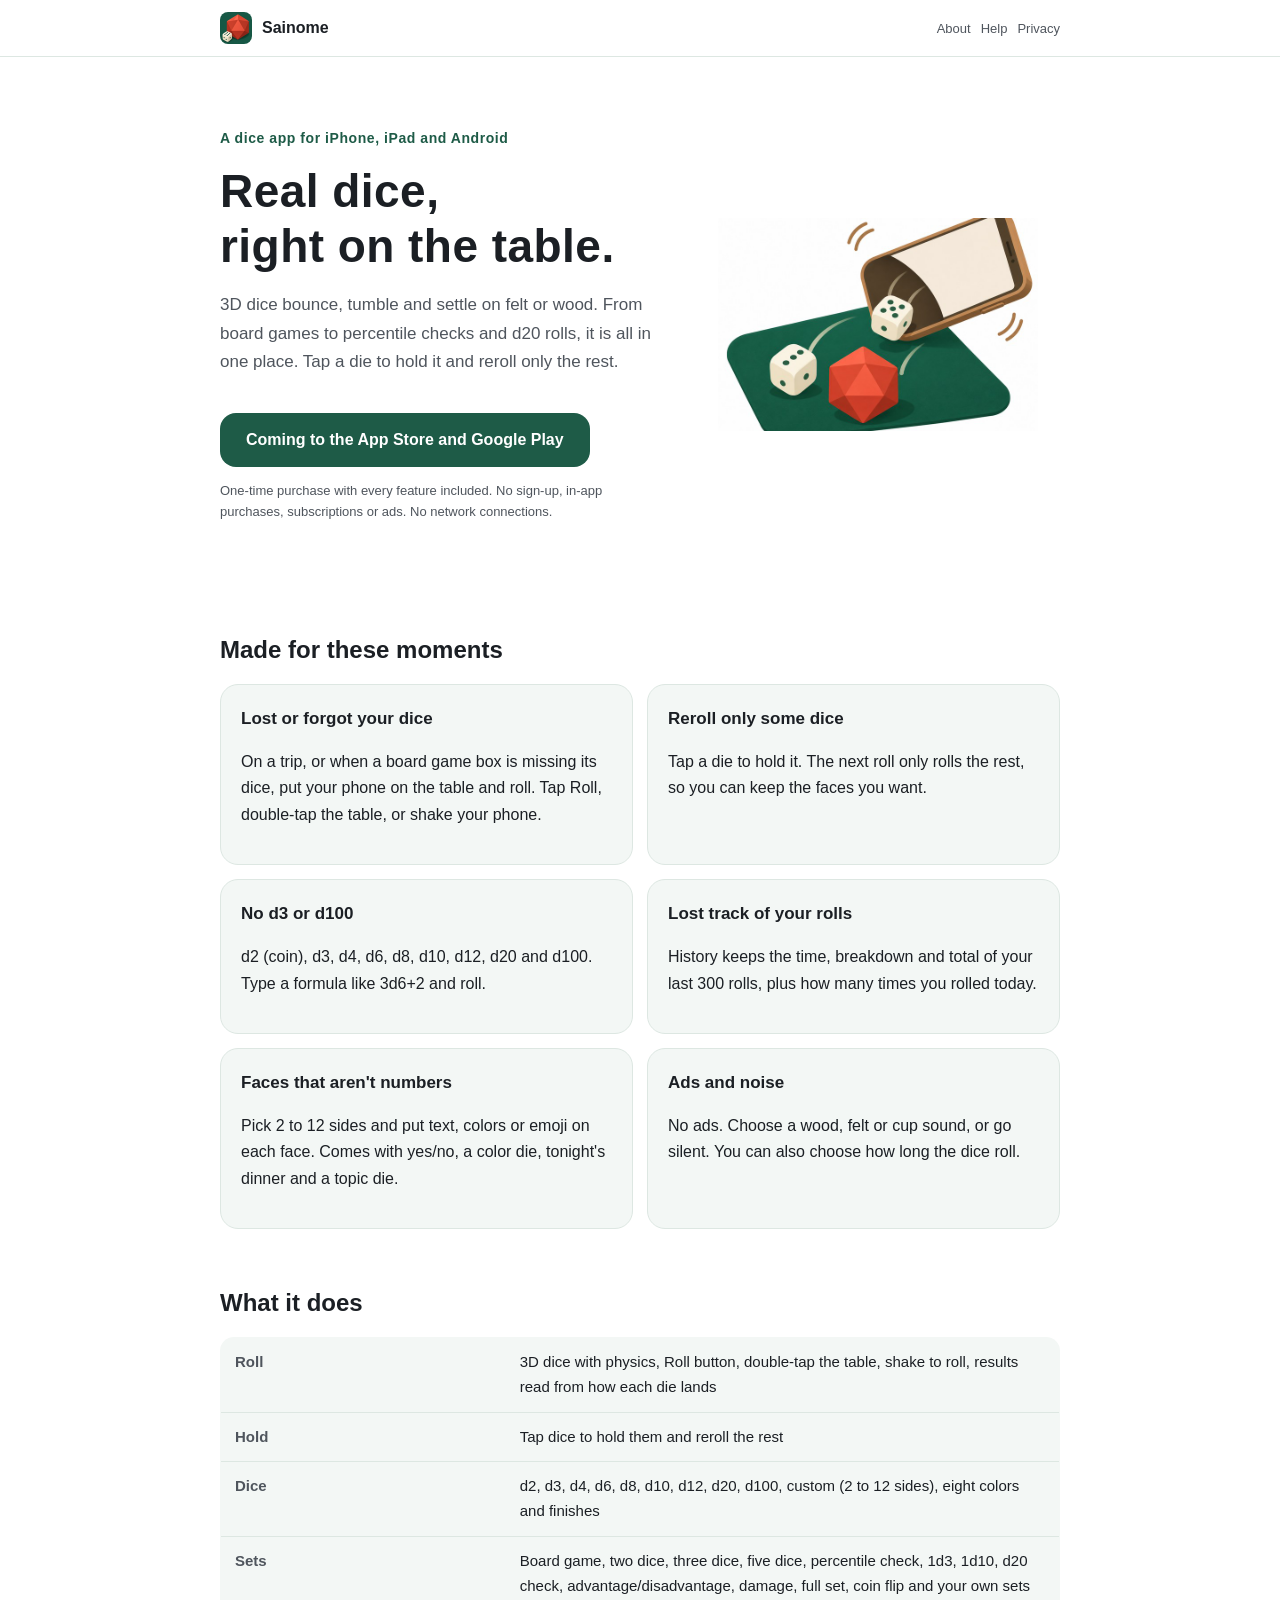
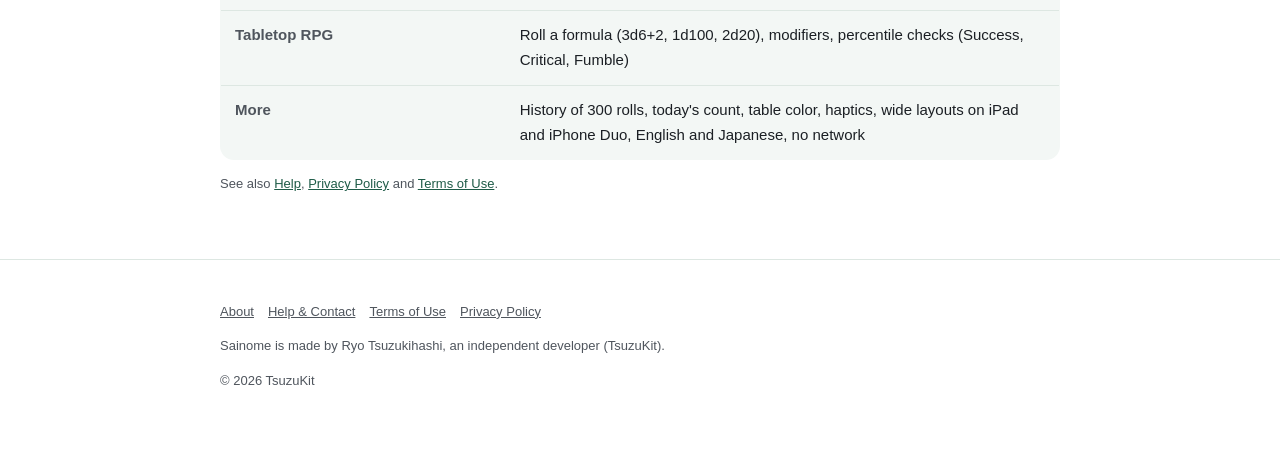
<file: index.html>
<!DOCTYPE html>
<html lang="ja" data-title-ja="さいのめ｜3Dで転がるサイコロ・TRPGダイス・多面ダイス" data-title-en="Sainome | 3D dice roller for board games and tabletop RPG">
<head>
<meta charset="UTF-8">
<meta name="viewport" content="width=device-width, initial-scale=1">
<script>(function(){var l=navigator.languages&&navigator.languages.length?navigator.languages:[navigator.language||"ja"],p="en";for(var i=0;i<l.length;i++){var c=String(l[i]).toLowerCase();if(c.indexOf("ja")===0){p="ja";break}if(c.indexOf("en")===0){p="en";break}}var d=document.documentElement;d.lang=p;var t=d.getAttribute("data-title-"+p);if(t){document.title=t}})();</script>
<title>さいのめ｜3Dで転がるサイコロ・TRPGダイス・多面ダイス</title>
<meta name="description" content="机の上で本物のように転がる3Dのサイコロ。押して止めて残りだけ振り直し。D2〜D100・式で振る（3d6+2）・クトゥルフの判定・自作のサイコロ・履歴。買い切り・登録なし・広告なし。 / Real 3D dice that tumble across the table. Hold and reroll, d2 to d100, roll formulas like 3d6+2, percentile checks, custom dice and history. One-time purchase, no sign-up, no ads.">
<meta property="og:title" content="さいのめ｜3Dで転がるサイコロ・TRPGダイス・多面ダイス">
<meta property="og:description" content="机の上で本物のように転がる3Dのサイコロ。押して止めて残りだけ振り直し。D2〜D100・式で振る（3d6+2）・クトゥルフの判定・自作のサイコロ・履歴。買い切り・登録なし・広告なし。">
<meta property="og:type" content="website">
<meta property="og:url" content="https://sainome.tsuzukit.com/">
<meta property="og:image" content="https://sainome.tsuzukit.com/assets/og.jpg">
<link rel="icon" href="assets/icon.png">
<link rel="apple-touch-icon" href="assets/icon.png">
<link rel="stylesheet" href="style.css">
</head>
<body>
<div data-l="ja" lang="ja">
<header class="site"><div class="wrap">
<a class="brand" href="./"><img src="assets/icon.png" alt="" width="32" height="32">さいのめ</a>
<nav class="site"><a href="./">紹介</a><a href="support.html">使い方</a><a href="privacy.html">プライバシー</a></nav>
</div></header>
<main class="wrap">
<section class="hero">
<div>
<p class="eyebrow">iPhone・iPad・Android のサイコロアプリ</p>
<h1>机の上で、<br>本物のように転がる。</h1>
<p class="lead">フェルトや木の机の上で、3Dのサイコロが跳ねて、転がって、止まります。すごろくやボードゲームから、TRPG の判定まで。止めたい目は押して鍵をかけ、残りだけ振り直せます。</p>
<a class="cta" href="#store" id="store">App Store・Google Play で配信予定</a>
<p class="note">買い切りで全部の機能が使えます。登録・アプリ内課金・サブスクリプション・広告はありません。通信もしません。</p>
</div>
<img src="assets/hero.jpg" alt="横にかたむけたスマホから、緑の机の上へころがり出る白いサイコロと赤い20面のサイコロのイラスト" width="360">
</section>

<h2>こんな困りごとのために</h2>
<div class="grid two">
<div class="card"><h3>サイコロをなくした・忘れた</h3><p>旅行先のすごろくでも、箱に入っていなかったボードゲームでも、スマホを机に置いて振るだけ。［振る］を押すか、机を2回たたくか、スマホを振ります。</p></div>
<div class="card"><h3>何個かだけ振り直したい</h3><p>サイコロを押すと鍵がかかり、次は残りだけ振れます。そろえたい目を止めておけます。</p></div>
<div class="card"><h3>1d3 や 1d100 がない</h3><p>2面（コイン）・3面・4面・6面・8面・10面・12面・20面・100面。「3d6+2」のような式も打つだけで振れます。</p></div>
<div class="card"><h3>何回振ったか分からない</h3><p>履歴に、時刻・内訳・合計を300回ぶん残します。今日何回振ったかも出ます。</p></div>
<div class="card"><h3>数字ではない目がほしい</h3><p>面の数（2〜12）を決めて、文字・色・絵文字を入れた自分のサイコロを作れます。はい／いいえ・色のサイコロ・今日のごはん・話題のサイコロの例も入っています。</p></div>
<div class="card"><h3>広告でしらける・音がうるさい</h3><p>広告はありません。音は木の机・フェルト・カップから選べて、音なしにもできます。転がる長さも選べます。</p></div>
</div>

<h2>できること</h2>
<table>
<tr><th>振る</th><td>物理で転がる3Dのサイコロ・［振る］・机を2回たたく・スマホを振る・止まった向きから目を読む</td></tr>
<tr><th>鍵</th><td>押したサイコロを止めて、残りだけ振り直す</td></tr>
<tr><th>種類</th><td>d2・d3・d4・d6・d8・d10・d12・d20・d100・自作（2〜12面）・8つの色と肌</td></tr>
<tr><th>セット</th><td>すごろく・2つ振り・3つ振り・5つ振り・1d100 判定・1d3・1d10・1d20 判定・有利／不利・ダメージ・全部の種類・コイン・自分のセット</td></tr>
<tr><th>TRPG</th><td>式で振る（3d6+2・1d100・2d20）・足す数・1d100 判定（成功／クリティカル／ファンブル）</td></tr>
<tr><th>そのほか</th><td>履歴300回・今日の回数・机の色・振動・iPad と iPhone Duo の広い画面・日本語と英語・通信しない</td></tr>
</table>
<p class="note"><a href="support.html">使い方</a>・<a href="privacy.html">プライバシーポリシー</a>・<a href="terms.html">利用規約</a>もご覧ください。</p>
</main>
<footer class="site"><div class="wrap">
<p><a href="./">紹介</a><a href="support.html">使い方とお問い合わせ</a><a href="terms.html">利用規約</a><a href="privacy.html">プライバシーポリシー</a></p>
<p>さいのめは、個人開発者の續橋涼（TsuzuKit）が作っているアプリです。</p>
<p>© 2026 TsuzuKit</p>
</div></footer>
</div>
<div data-l="en" lang="en">
<header class="site"><div class="wrap">
<a class="brand" href="./"><img src="assets/icon.png" alt="" width="32" height="32">Sainome</a>
<nav class="site"><a href="./">About</a><a href="support.html">Help</a><a href="privacy.html">Privacy</a></nav>
</div></header>
<main class="wrap">
<section class="hero">
<div>
<p class="eyebrow">A dice app for iPhone, iPad and Android</p>
<h1>Real dice,<br>right on the table.</h1>
<p class="lead">3D dice bounce, tumble and settle on felt or wood. From board games to percentile checks and d20 rolls, it is all in one place. Tap a die to hold it and reroll only the rest.</p>
<a class="cta" href="#store" id="store">Coming to the App Store and Google Play</a>
<p class="note">One-time purchase with every feature included. No sign-up, in-app purchases, subscriptions or ads. No network connections.</p>
</div>
<img src="assets/hero.jpg" alt="Illustration of white dice and a red twenty-sided die tumbling out of a tilted phone onto a green table" width="360">
</section>

<h2>Made for these moments</h2>
<div class="grid two">
<div class="card"><h3>Lost or forgot your dice</h3><p>On a trip, or when a board game box is missing its dice, put your phone on the table and roll. Tap Roll, double-tap the table, or shake your phone.</p></div>
<div class="card"><h3>Reroll only some dice</h3><p>Tap a die to hold it. The next roll only rolls the rest, so you can keep the faces you want.</p></div>
<div class="card"><h3>No d3 or d100</h3><p>d2 (coin), d3, d4, d6, d8, d10, d12, d20 and d100. Type a formula like 3d6+2 and roll.</p></div>
<div class="card"><h3>Lost track of your rolls</h3><p>History keeps the time, breakdown and total of your last 300 rolls, plus how many times you rolled today.</p></div>
<div class="card"><h3>Faces that aren't numbers</h3><p>Pick 2 to 12 sides and put text, colors or emoji on each face. Comes with yes/no, a color die, tonight's dinner and a topic die.</p></div>
<div class="card"><h3>Ads and noise</h3><p>No ads. Choose a wood, felt or cup sound, or go silent. You can also choose how long the dice roll.</p></div>
</div>

<h2>What it does</h2>
<table>
<tr><th>Roll</th><td>3D dice with physics, Roll button, double-tap the table, shake to roll, results read from how each die lands</td></tr>
<tr><th>Hold</th><td>Tap dice to hold them and reroll the rest</td></tr>
<tr><th>Dice</th><td>d2, d3, d4, d6, d8, d10, d12, d20, d100, custom (2 to 12 sides), eight colors and finishes</td></tr>
<tr><th>Sets</th><td>Board game, two dice, three dice, five dice, percentile check, 1d3, 1d10, d20 check, advantage/disadvantage, damage, full set, coin flip and your own sets</td></tr>
<tr><th>Tabletop RPG</th><td>Roll a formula (3d6+2, 1d100, 2d20), modifiers, percentile checks (Success, Critical, Fumble)</td></tr>
<tr><th>More</th><td>History of 300 rolls, today's count, table color, haptics, wide layouts on iPad and iPhone Duo, English and Japanese, no network</td></tr>
</table>
<p class="note">See also <a href="support.html">Help</a>, <a href="privacy.html">Privacy Policy</a> and <a href="terms.html">Terms of Use</a>.</p>
</main>
<footer class="site"><div class="wrap">
<p><a href="./">About</a><a href="support.html">Help & Contact</a><a href="terms.html">Terms of Use</a><a href="privacy.html">Privacy Policy</a></p>
<p>Sainome is made by Ryo Tsuzukihashi, an independent developer (TsuzuKit).</p>
<p>© 2026 TsuzuKit</p>
</div></footer>
</div>
</body>
</html>
</file>
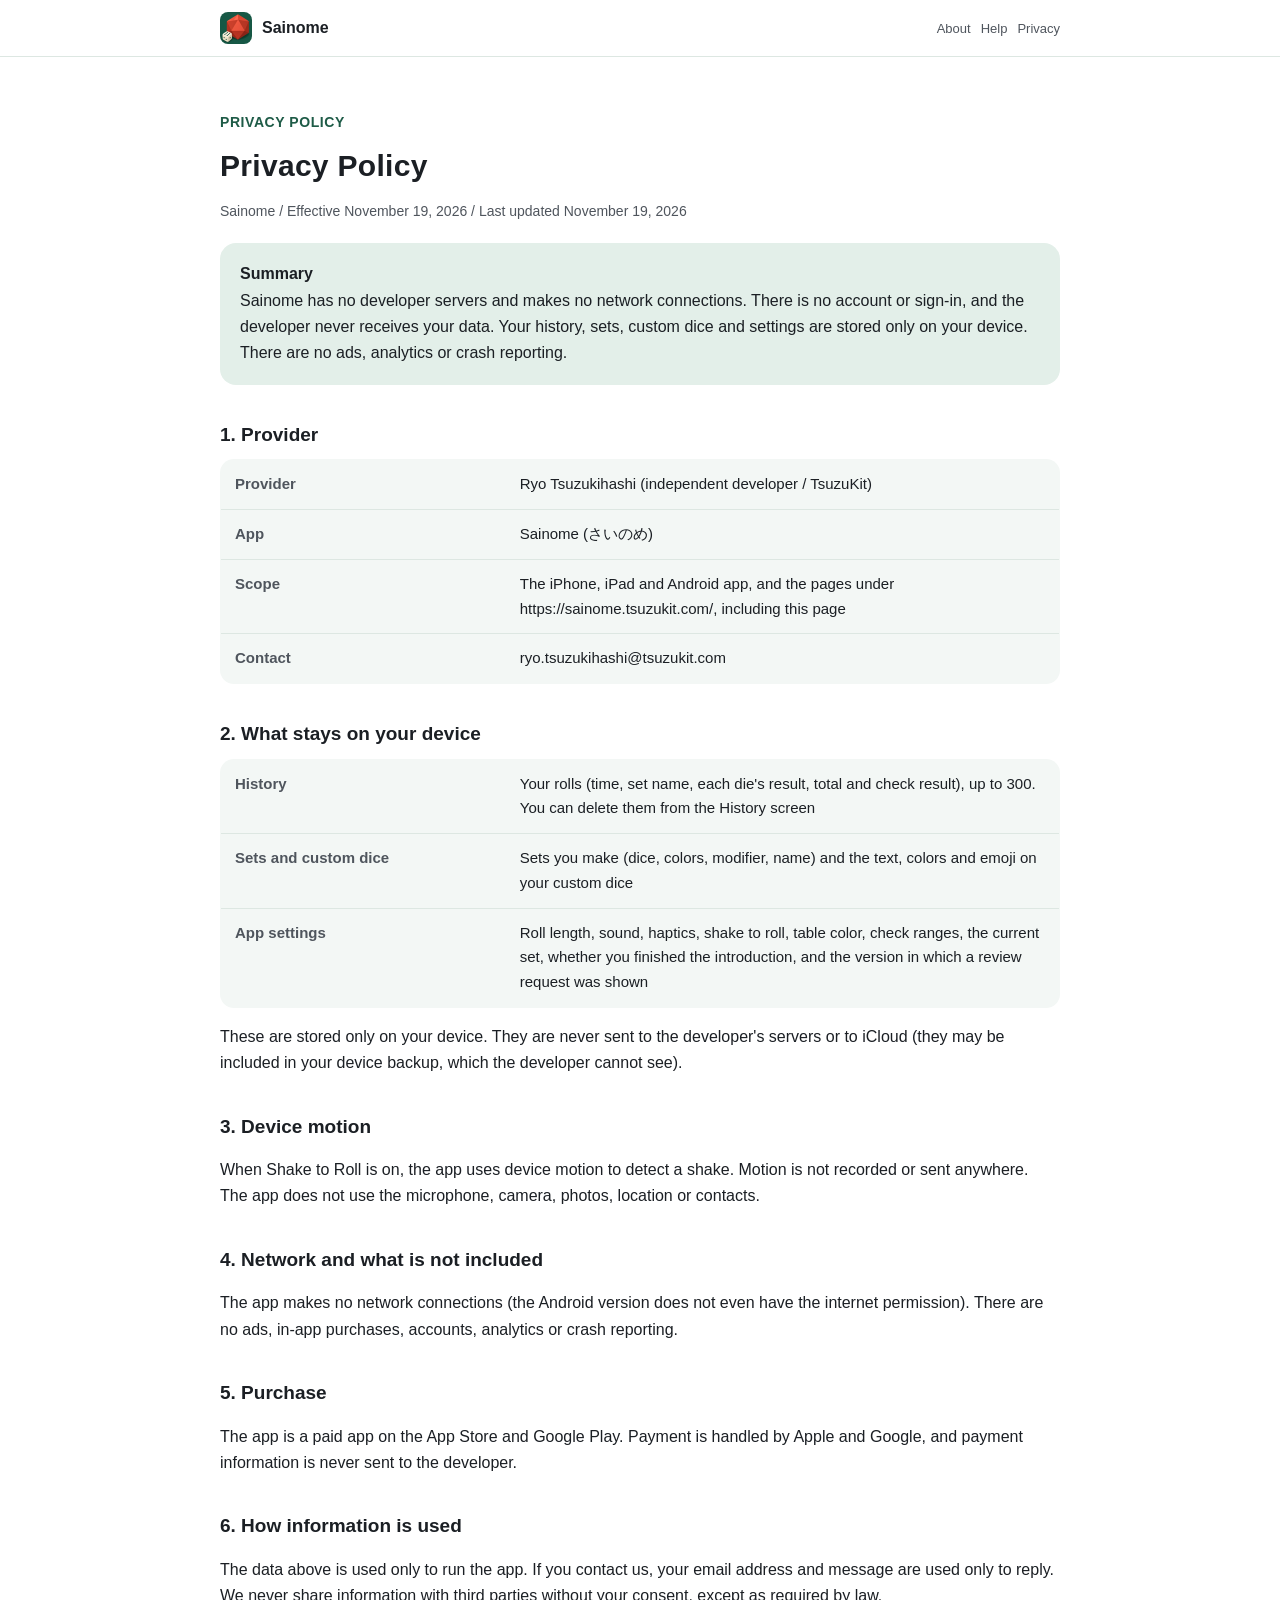
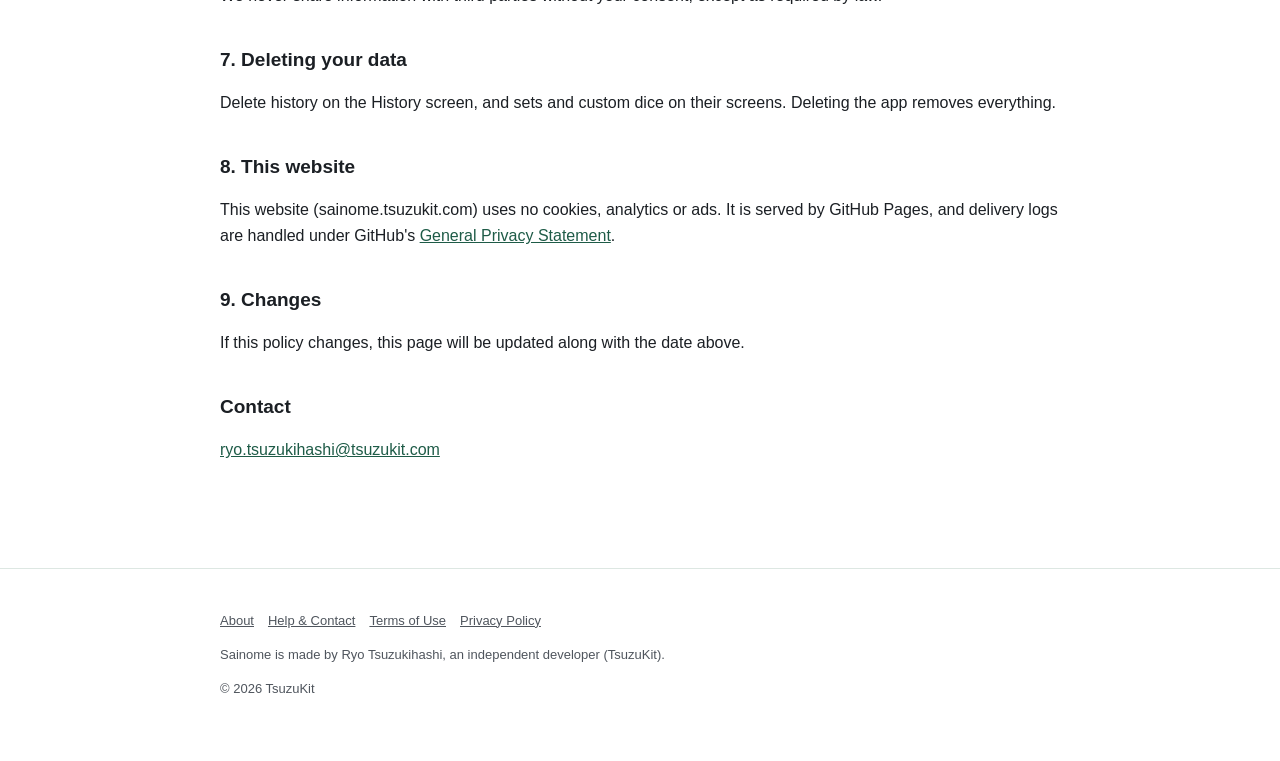
<file: privacy.html>
<!DOCTYPE html>
<html lang="ja" data-title-ja="プライバシーポリシー - さいのめ" data-title-en="Privacy Policy - Sainome">
<head>
<meta charset="UTF-8">
<meta name="viewport" content="width=device-width, initial-scale=1">
<script>(function(){var l=navigator.languages&&navigator.languages.length?navigator.languages:[navigator.language||"ja"],p="en";for(var i=0;i<l.length;i++){var c=String(l[i]).toLowerCase();if(c.indexOf("ja")===0){p="ja";break}if(c.indexOf("en")===0){p="en";break}}var d=document.documentElement;d.lang=p;var t=d.getAttribute("data-title-"+p);if(t){document.title=t}})();</script>
<title>プライバシーポリシー - さいのめ</title>
<meta name="description" content="さいのめのプライバシーポリシー。開発者は個人情報を集めません。履歴とセットは端末の中だけで、通信しません。 / Privacy Policy for Sainome. The developer collects no personal information. Your history and sets stay on your device and the app makes no network connections.">
<meta property="og:title" content="プライバシーポリシー - さいのめ">
<meta property="og:description" content="さいのめのプライバシーポリシー。開発者は個人情報を集めません。履歴とセットは端末の中だけで、通信しません。">
<meta property="og:type" content="website">
<meta property="og:url" content="https://sainome.tsuzukit.com/privacy.html">
<meta property="og:image" content="https://sainome.tsuzukit.com/assets/og.jpg">
<link rel="icon" href="assets/icon.png">
<link rel="apple-touch-icon" href="assets/icon.png">
<link rel="stylesheet" href="style.css">
</head>
<body>
<div data-l="ja" lang="ja">
<header class="site"><div class="wrap">
<a class="brand" href="./"><img src="assets/icon.png" alt="" width="32" height="32">さいのめ</a>
<nav class="site"><a href="./">紹介</a><a href="support.html">使い方</a><a href="privacy.html">プライバシー</a></nav>
</div></header>
<main class="wrap">
<article class="doc">
<p class="eyebrow">PRIVACY POLICY</p>
<h1>プライバシーポリシー</h1>
<p class="meta">さいのめ／制定日 2026年11月19日／改定日 2026年11月19日</p>
<div class="summary"><strong>このポリシーの要旨</strong><br>さいのめは、開発者のサーバーを持たず、通信もしないアプリです。アカウント登録やログインはなく、開発者があなたの記録を受け取ることはありません。履歴・セット・自作のサイコロ・設定は端末の中にだけ保存します。広告、分析ツール、クラッシュを報告する仕組みは入れていません。</div>
<h2>1. 提供者</h2>
<table>
<tr><th>提供者</th><td>續橋涼（個人開発者 / TsuzuKit）</td></tr>
<tr><th>アプリ名</th><td>さいのめ（英語名 Sainome）</td></tr>
<tr><th>対象</th><td>iPhone・iPad・Android 向けアプリと、このページを含む https://sainome.tsuzukit.com/ 配下のページ</td></tr>
<tr><th>連絡先</th><td>ryo.tsuzukihashi@tsuzukit.com</td></tr>
</table>
<h2>2. 端末の中で扱うもの</h2>
<table>
<tr><th>履歴</th><td>振った結果（時刻・セットの名前・各サイコロの目・合計・判定）。300回ぶんまで。設定や履歴の画面から消せます</td></tr>
<tr><th>セット・自作のサイコロ</th><td>あなたが作ったセット（サイコロの組・色・足す数・名前）と、面に入れた文字・色・絵文字</td></tr>
<tr><th>アプリの設定</th><td>転がる長さ・音・振動・振って振る・机の色・判定の範囲・いま選んでいるセット・案内を終えたかどうか・レビューのお願いを出した版</td></tr>
</table>
<p>これらは端末の中にだけ保存します。開発者のサーバーや iCloud には送りません（端末のバックアップに入ることはありますが、開発者は見られません）。</p>
<h2>3. 端末の動き</h2>
<p>「スマホを振って振る」がオンのとき、端末が振られたことを知るために、端末の動きのしらせを使います。動きの記録を残したり、外へ送ったりはしません。マイク・カメラ・写真・位置情報・連絡先は使いません。</p>
<h2>4. 通信と、入れていないもの</h2>
<p>本アプリは通信をしません（Android 版はインターネットの権限も持ちません）。広告・アプリ内課金・アカウント登録・分析ツール・クラッシュの報告は入れていません。</p>
<h2>5. 購入</h2>
<p>本アプリは App Store と Google Play の有料アプリです。お支払いは Apple・Google が処理し、支払いの情報は開発者には届きません。</p>
<h2>6. 情報を使う目的</h2>
<p>上のものは、アプリを動かすためだけに使います。お問い合わせをいただいたときは、メールアドレスと内容をお返事のためだけに使います。法令にもとづく場合を除き、本人の同意なく第三者に渡すことはありません。</p>
<h2>7. 消したいとき</h2>
<p>履歴は履歴の画面で消せます。セットと自作のサイコロは、それぞれの画面で消せます。アプリを消すと、すべて消えます。</p>
<h2>8. このウェブサイトについて</h2>
<p>このサイト（sainome.tsuzukit.com）は、Cookie も、アクセスを計測する仕組みも、広告も使っていません。サイトは GitHub Pages で配信しており、配信の記録は GitHub の <a href="https://docs.github.com/ja/site-policy/privacy-policies/github-general-privacy-statement">プライバシーについての声明</a> に沿って扱われます。</p>
<h2>9. 改定</h2>
<p>このポリシーを変えるときは、このページを書きかえ、上の改定日を新しくします。</p>
<h2>お問い合わせ</h2>
<p><a href="mailto:ryo.tsuzukihashi@tsuzukit.com">ryo.tsuzukihashi@tsuzukit.com</a></p>
</article>
</main>
<footer class="site"><div class="wrap">
<p><a href="./">紹介</a><a href="support.html">使い方とお問い合わせ</a><a href="terms.html">利用規約</a><a href="privacy.html">プライバシーポリシー</a></p>
<p>さいのめは、個人開発者の續橋涼（TsuzuKit）が作っているアプリです。</p>
<p>© 2026 TsuzuKit</p>
</div></footer>
</div>
<div data-l="en" lang="en">
<header class="site"><div class="wrap">
<a class="brand" href="./"><img src="assets/icon.png" alt="" width="32" height="32">Sainome</a>
<nav class="site"><a href="./">About</a><a href="support.html">Help</a><a href="privacy.html">Privacy</a></nav>
</div></header>
<main class="wrap">
<article class="doc">
<p class="eyebrow">PRIVACY POLICY</p>
<h1>Privacy Policy</h1>
<p class="meta">Sainome / Effective November 19, 2026 / Last updated November 19, 2026</p>
<div class="summary"><strong>Summary</strong><br>Sainome has no developer servers and makes no network connections. There is no account or sign-in, and the developer never receives your data. Your history, sets, custom dice and settings are stored only on your device. There are no ads, analytics or crash reporting.</div>
<h2>1. Provider</h2>
<table>
<tr><th>Provider</th><td>Ryo Tsuzukihashi (independent developer / TsuzuKit)</td></tr>
<tr><th>App</th><td>Sainome (さいのめ)</td></tr>
<tr><th>Scope</th><td>The iPhone, iPad and Android app, and the pages under https://sainome.tsuzukit.com/, including this page</td></tr>
<tr><th>Contact</th><td>ryo.tsuzukihashi@tsuzukit.com</td></tr>
</table>
<h2>2. What stays on your device</h2>
<table>
<tr><th>History</th><td>Your rolls (time, set name, each die's result, total and check result), up to 300. You can delete them from the History screen</td></tr>
<tr><th>Sets and custom dice</th><td>Sets you make (dice, colors, modifier, name) and the text, colors and emoji on your custom dice</td></tr>
<tr><th>App settings</th><td>Roll length, sound, haptics, shake to roll, table color, check ranges, the current set, whether you finished the introduction, and the version in which a review request was shown</td></tr>
</table>
<p>These are stored only on your device. They are never sent to the developer's servers or to iCloud (they may be included in your device backup, which the developer cannot see).</p>
<h2>3. Device motion</h2>
<p>When Shake to Roll is on, the app uses device motion to detect a shake. Motion is not recorded or sent anywhere. The app does not use the microphone, camera, photos, location or contacts.</p>
<h2>4. Network and what is not included</h2>
<p>The app makes no network connections (the Android version does not even have the internet permission). There are no ads, in-app purchases, accounts, analytics or crash reporting.</p>
<h2>5. Purchase</h2>
<p>The app is a paid app on the App Store and Google Play. Payment is handled by Apple and Google, and payment information is never sent to the developer.</p>
<h2>6. How information is used</h2>
<p>The data above is used only to run the app. If you contact us, your email address and message are used only to reply. We never share information with third parties without your consent, except as required by law.</p>
<h2>7. Deleting your data</h2>
<p>Delete history on the History screen, and sets and custom dice on their screens. Deleting the app removes everything.</p>
<h2>8. This website</h2>
<p>This website (sainome.tsuzukit.com) uses no cookies, analytics or ads. It is served by GitHub Pages, and delivery logs are handled under GitHub's <a href="https://docs.github.com/en/site-policy/privacy-policies/github-general-privacy-statement">General Privacy Statement</a>.</p>
<h2>9. Changes</h2>
<p>If this policy changes, this page will be updated along with the date above.</p>
<h2>Contact</h2>
<p><a href="mailto:ryo.tsuzukihashi@tsuzukit.com">ryo.tsuzukihashi@tsuzukit.com</a></p>
</article>
</main>
<footer class="site"><div class="wrap">
<p><a href="./">About</a><a href="support.html">Help & Contact</a><a href="terms.html">Terms of Use</a><a href="privacy.html">Privacy Policy</a></p>
<p>Sainome is made by Ryo Tsuzukihashi, an independent developer (TsuzuKit).</p>
<p>© 2026 TsuzuKit</p>
</div></footer>
</div>
</body>
</html>
</file>
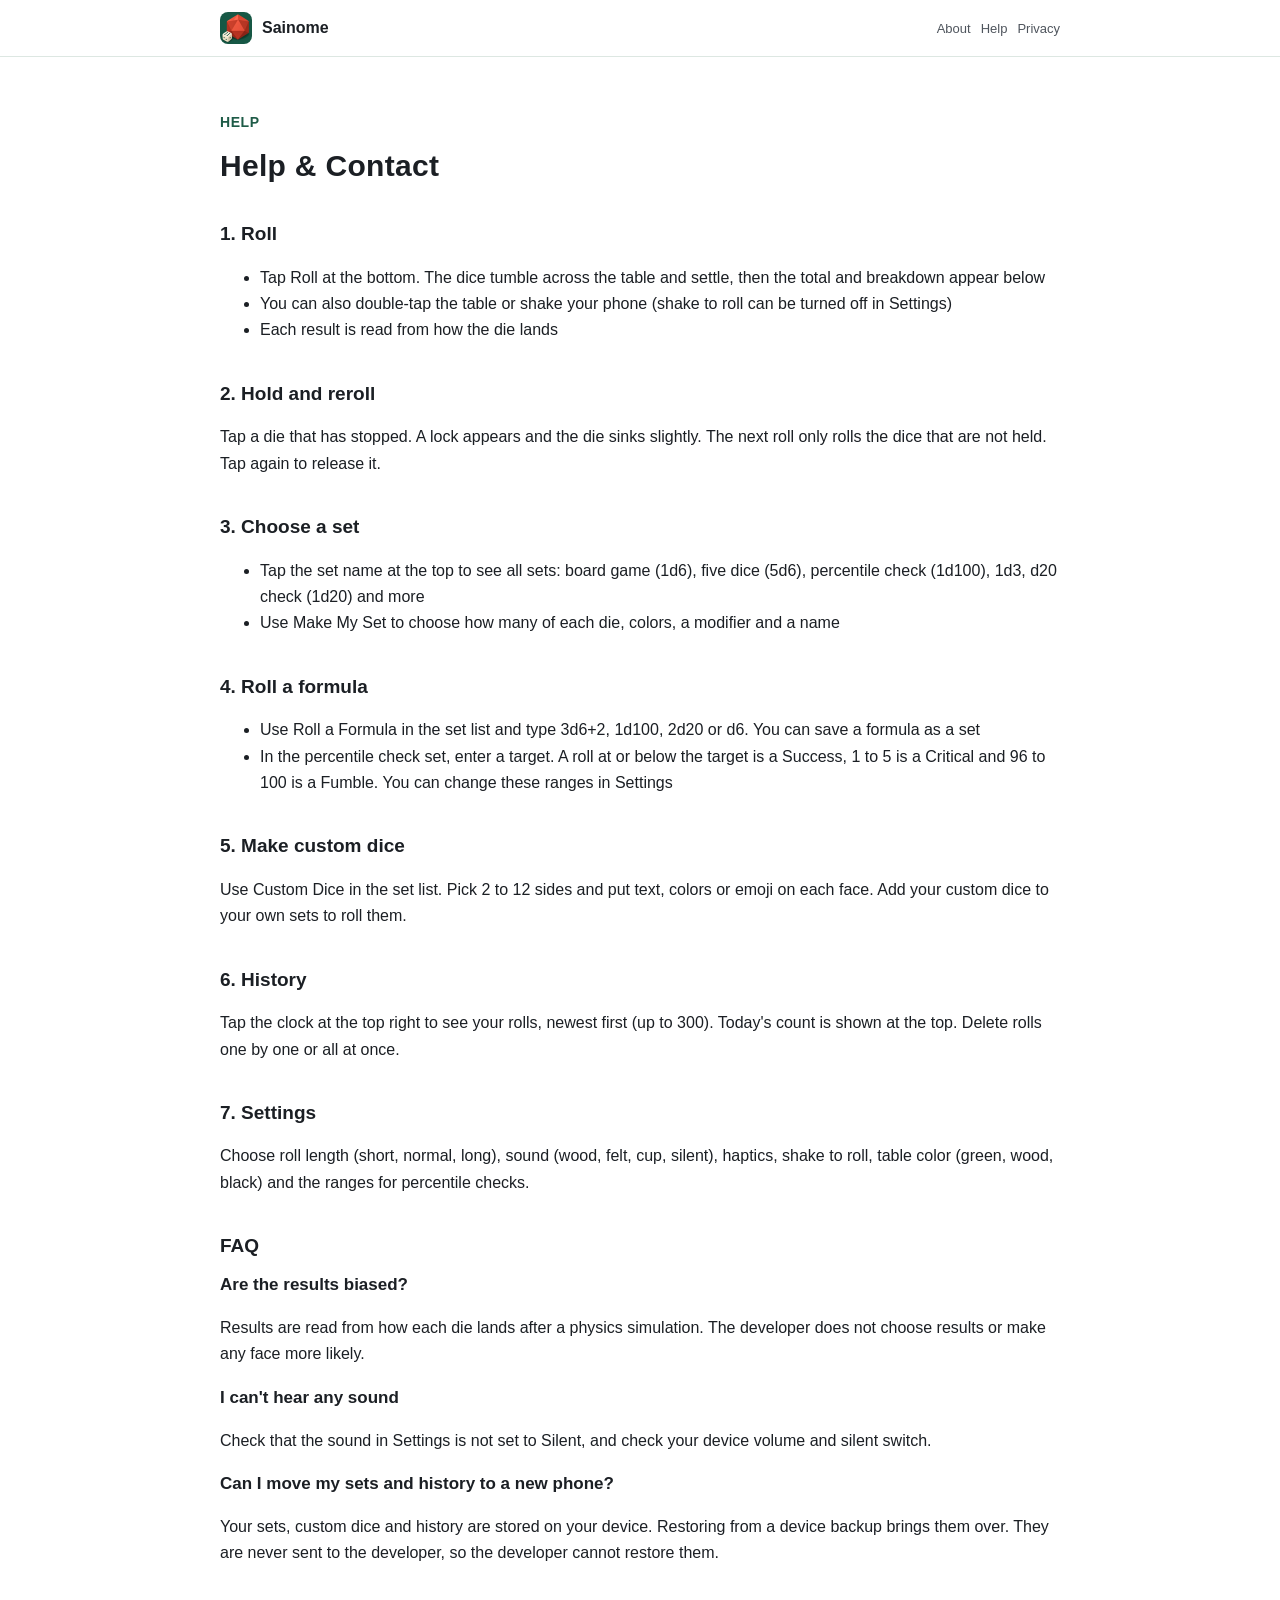
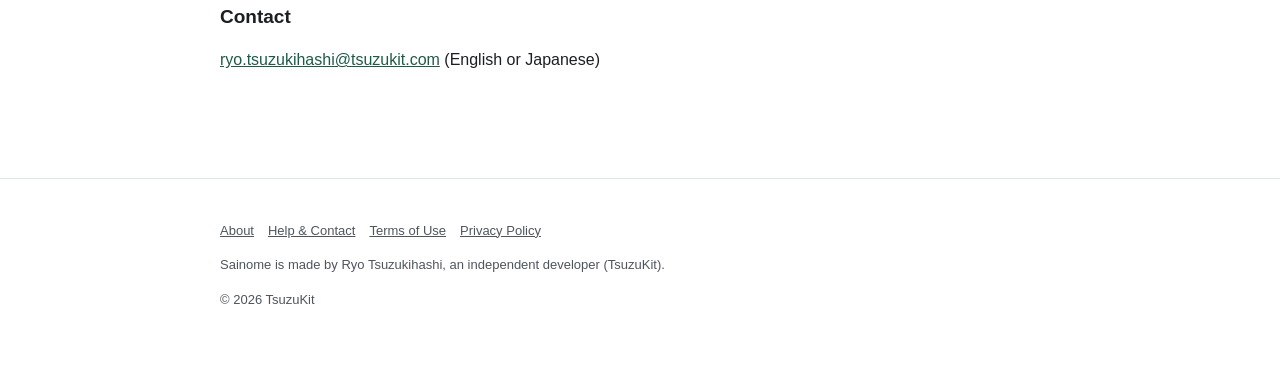
<file: support.html>
<!DOCTYPE html>
<html lang="ja" data-title-ja="使い方とお問い合わせ - さいのめ" data-title-en="Help &amp; Contact - Sainome">
<head>
<meta charset="UTF-8">
<meta name="viewport" content="width=device-width, initial-scale=1">
<script>(function(){var l=navigator.languages&&navigator.languages.length?navigator.languages:[navigator.language||"ja"],p="en";for(var i=0;i<l.length;i++){var c=String(l[i]).toLowerCase();if(c.indexOf("ja")===0){p="ja";break}if(c.indexOf("en")===0){p="en";break}}var d=document.documentElement;d.lang=p;var t=d.getAttribute("data-title-"+p);if(t){document.title=t}})();</script>
<title>使い方とお問い合わせ - さいのめ</title>
<meta name="description" content="さいのめの使い方（振る・鍵・セット・式で振る・自作・履歴・設定）とよくあるご質問、お問い合わせ。 / How to use Sainome (roll, hold, sets, formulas, custom dice, history, settings), FAQ and contact.">
<meta property="og:title" content="使い方とお問い合わせ - さいのめ">
<meta property="og:description" content="さいのめの使い方（振る・鍵・セット・式で振る・自作・履歴・設定）とよくあるご質問、お問い合わせ。">
<meta property="og:type" content="website">
<meta property="og:url" content="https://sainome.tsuzukit.com/support.html">
<meta property="og:image" content="https://sainome.tsuzukit.com/assets/og.jpg">
<link rel="icon" href="assets/icon.png">
<link rel="apple-touch-icon" href="assets/icon.png">
<link rel="stylesheet" href="style.css">
</head>
<body>
<div data-l="ja" lang="ja">
<header class="site"><div class="wrap">
<a class="brand" href="./"><img src="assets/icon.png" alt="" width="32" height="32">さいのめ</a>
<nav class="site"><a href="./">紹介</a><a href="support.html">使い方</a><a href="privacy.html">プライバシー</a></nav>
</div></header>
<main class="wrap">
<article class="doc">
<p class="eyebrow">HELP</p>
<h1>使い方とお問い合わせ</h1>
<h2>1. 振る</h2>
<ul>
<li>いちばん下の［振る］を押すと、机の上でサイコロが転がって止まります。止まると、下に合計と内訳が出ます</li>
<li>机を素早く2回たたいても、スマホを振っても振れます（スマホを振るのは設定で切れます）</li>
<li>出た目は、サイコロが止まった向きから読みます</li>
</ul>
<h2>2. 止めて、残りだけ振り直す</h2>
<p>止まっているサイコロを押すと、鍵の印が付いて少し沈みます。次の［振る］では、鍵の無いサイコロだけが転がります。もう一度押すと鍵が外れます。</p>
<h2>3. セットを選ぶ</h2>
<ul>
<li>いちばん上のセットの名前を押すと、セットの一覧が出ます。すごろく（1d6）・5つ振り（5d6）・1d100 判定・1d3・1d20 判定などが入っています</li>
<li>［自分のセットを作る］で、サイコロの種類ごとの数・色・足す数・名前を決めて、自分のセットを残せます</li>
</ul>
<h2>4. 式で振る（TRPG）</h2>
<ul>
<li>セットの一覧の［式で振る］で、「3d6+2」「1d100」「2d20」「d6」のように打って振れます。打った式はセットとして残せます</li>
<li>1d100 判定のセットでは、目標値を入れると、出目が目標値以下なら「成功」、1〜5 は「クリティカル」、96〜100 は「ファンブル」と出ます。範囲は設定で変えられます</li>
</ul>
<h2>5. 自分のサイコロを作る</h2>
<p>セットの一覧の［自作のサイコロ］で、面の数（2〜12）を選び、各面に文字・色・絵文字を入れます。作ったサイコロは、自分のセットに入れて振れます。</p>
<h2>6. 履歴</h2>
<p>右上の時計の印で、振った結果を新しい順に見られます（300回ぶん）。上に今日振った回数が出ます。1つずつ、または全部消せます。</p>
<h2>7. 設定</h2>
<p>転がる長さ（短い・ふつう・長い）・音（木の机・フェルト・カップ・音なし）・振動・スマホを振って振る・机の色（緑・木・黒）・1d100 判定の範囲を変えられます。</p>
<h2>よくあるご質問</h2>
<h3>出る目にかたよりはありますか</h3>
<p>目は、サイコロが物理で転がって止まった向きから読んでいます。開発者が目を決めたり、出やすい目を作ったりはしていません。</p>
<h3>音が出ません</h3>
<p>設定の音が「音なし」になっていないか、端末の音量と消音スイッチ（マナーモード）を確かめてください。</p>
<h3>機種変更で、セットや履歴は引き継げますか</h3>
<p>セット・自作のサイコロ・履歴は端末の中に保存しています。端末のバックアップから戻すと引き継がれます。開発者のサーバーには送っていないので、開発者が元に戻すことはできません。</p>
<h2>お問い合わせ</h2>
<p><a href="mailto:ryo.tsuzukihashi@tsuzukit.com">ryo.tsuzukihashi@tsuzukit.com</a>（日本語・英語でお返事します）</p>
</article>
</main>
<footer class="site"><div class="wrap">
<p><a href="./">紹介</a><a href="support.html">使い方とお問い合わせ</a><a href="terms.html">利用規約</a><a href="privacy.html">プライバシーポリシー</a></p>
<p>さいのめは、個人開発者の續橋涼（TsuzuKit）が作っているアプリです。</p>
<p>© 2026 TsuzuKit</p>
</div></footer>
</div>
<div data-l="en" lang="en">
<header class="site"><div class="wrap">
<a class="brand" href="./"><img src="assets/icon.png" alt="" width="32" height="32">Sainome</a>
<nav class="site"><a href="./">About</a><a href="support.html">Help</a><a href="privacy.html">Privacy</a></nav>
</div></header>
<main class="wrap">
<article class="doc">
<p class="eyebrow">HELP</p>
<h1>Help &amp; Contact</h1>
<h2>1. Roll</h2>
<ul>
<li>Tap Roll at the bottom. The dice tumble across the table and settle, then the total and breakdown appear below</li>
<li>You can also double-tap the table or shake your phone (shake to roll can be turned off in Settings)</li>
<li>Each result is read from how the die lands</li>
</ul>
<h2>2. Hold and reroll</h2>
<p>Tap a die that has stopped. A lock appears and the die sinks slightly. The next roll only rolls the dice that are not held. Tap again to release it.</p>
<h2>3. Choose a set</h2>
<ul>
<li>Tap the set name at the top to see all sets: board game (1d6), five dice (5d6), percentile check (1d100), 1d3, d20 check (1d20) and more</li>
<li>Use Make My Set to choose how many of each die, colors, a modifier and a name</li>
</ul>
<h2>4. Roll a formula</h2>
<ul>
<li>Use Roll a Formula in the set list and type 3d6+2, 1d100, 2d20 or d6. You can save a formula as a set</li>
<li>In the percentile check set, enter a target. A roll at or below the target is a Success, 1 to 5 is a Critical and 96 to 100 is a Fumble. You can change these ranges in Settings</li>
</ul>
<h2>5. Make custom dice</h2>
<p>Use Custom Dice in the set list. Pick 2 to 12 sides and put text, colors or emoji on each face. Add your custom dice to your own sets to roll them.</p>
<h2>6. History</h2>
<p>Tap the clock at the top right to see your rolls, newest first (up to 300). Today's count is shown at the top. Delete rolls one by one or all at once.</p>
<h2>7. Settings</h2>
<p>Choose roll length (short, normal, long), sound (wood, felt, cup, silent), haptics, shake to roll, table color (green, wood, black) and the ranges for percentile checks.</p>
<h2>FAQ</h2>
<h3>Are the results biased?</h3>
<p>Results are read from how each die lands after a physics simulation. The developer does not choose results or make any face more likely.</p>
<h3>I can't hear any sound</h3>
<p>Check that the sound in Settings is not set to Silent, and check your device volume and silent switch.</p>
<h3>Can I move my sets and history to a new phone?</h3>
<p>Your sets, custom dice and history are stored on your device. Restoring from a device backup brings them over. They are never sent to the developer, so the developer cannot restore them.</p>
<h2>Contact</h2>
<p><a href="mailto:ryo.tsuzukihashi@tsuzukit.com">ryo.tsuzukihashi@tsuzukit.com</a> (English or Japanese)</p>
</article>
</main>
<footer class="site"><div class="wrap">
<p><a href="./">About</a><a href="support.html">Help & Contact</a><a href="terms.html">Terms of Use</a><a href="privacy.html">Privacy Policy</a></p>
<p>Sainome is made by Ryo Tsuzukihashi, an independent developer (TsuzuKit).</p>
<p>© 2026 TsuzuKit</p>
</div></footer>
</div>
</body>
</html>
</file>
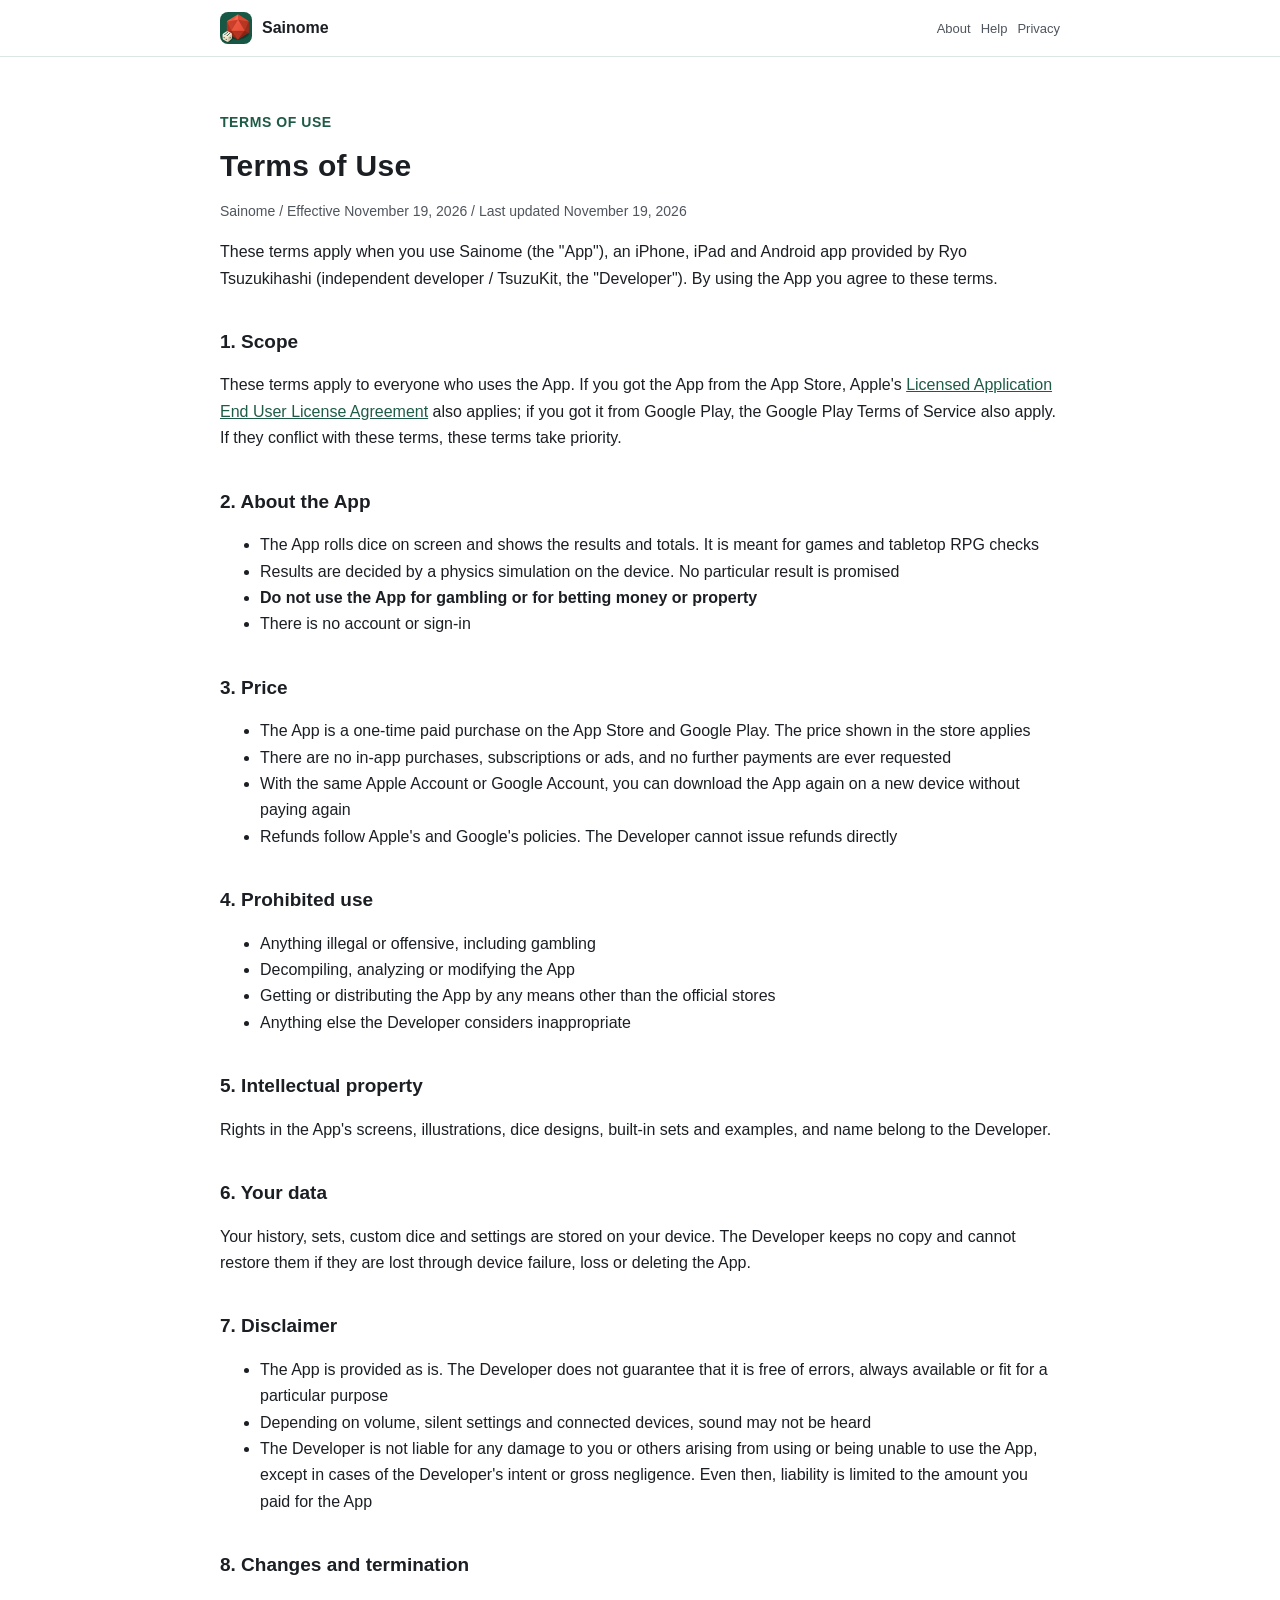
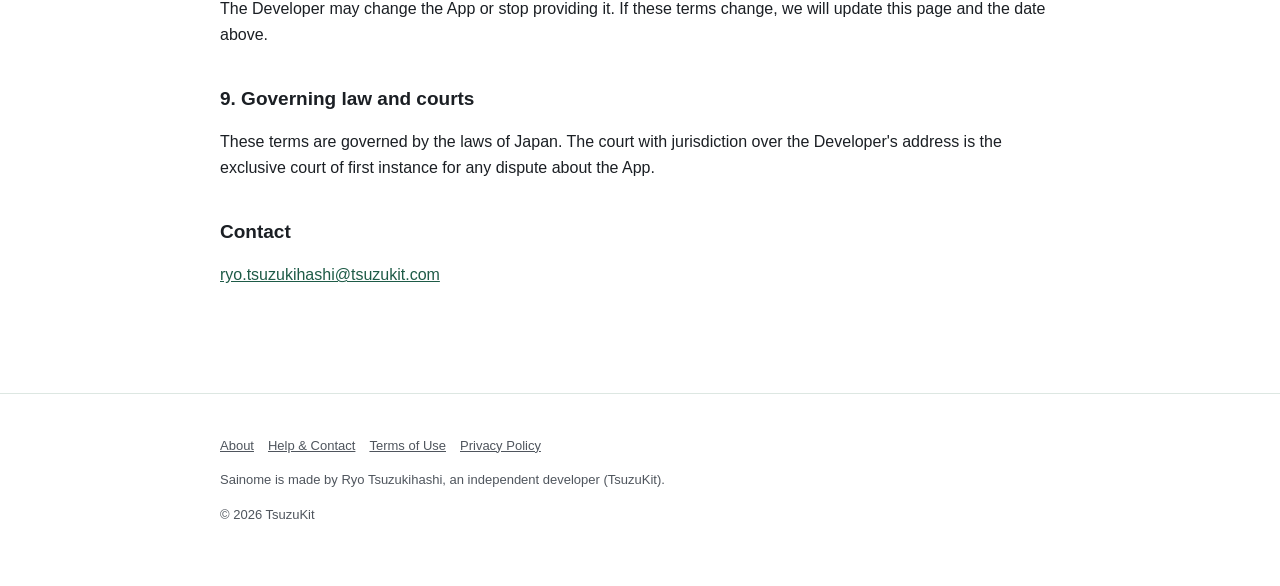
<file: terms.html>
<!DOCTYPE html>
<html lang="ja" data-title-ja="利用規約 - さいのめ" data-title-en="Terms of Use - Sainome">
<head>
<meta charset="UTF-8">
<meta name="viewport" content="width=device-width, initial-scale=1">
<script>(function(){var l=navigator.languages&&navigator.languages.length?navigator.languages:[navigator.language||"ja"],p="en";for(var i=0;i<l.length;i++){var c=String(l[i]).toLowerCase();if(c.indexOf("ja")===0){p="ja";break}if(c.indexOf("en")===0){p="en";break}}var d=document.documentElement;d.lang=p;var t=d.getAttribute("data-title-"+p);if(t){document.title=t}})();</script>
<title>利用規約 - さいのめ</title>
<meta name="description" content="さいのめの利用規約。 / Terms of Use for Sainome.">
<meta property="og:title" content="利用規約 - さいのめ">
<meta property="og:description" content="さいのめの利用規約。">
<meta property="og:type" content="website">
<meta property="og:url" content="https://sainome.tsuzukit.com/terms.html">
<meta property="og:image" content="https://sainome.tsuzukit.com/assets/og.jpg">
<link rel="icon" href="assets/icon.png">
<link rel="apple-touch-icon" href="assets/icon.png">
<link rel="stylesheet" href="style.css">
</head>
<body>
<div data-l="ja" lang="ja">
<header class="site"><div class="wrap">
<a class="brand" href="./"><img src="assets/icon.png" alt="" width="32" height="32">さいのめ</a>
<nav class="site"><a href="./">紹介</a><a href="support.html">使い方</a><a href="privacy.html">プライバシー</a></nav>
</div></header>
<main class="wrap">
<article class="doc">
<p class="eyebrow">TERMS OF SERVICE</p>
<h1>利用規約</h1>
<p class="meta">さいのめ／制定日 2026年11月19日／改定日 2026年11月19日</p>
<p>この規約は、續橋涼（個人開発者 / TsuzuKit。以下「開発者」）が提供する iPhone・iPad・Android アプリ「さいのめ」（以下「本アプリ」）を使うときの決まりです。本アプリを使った時点で、この規約に同意したものとします。</p>
<h2>第1条（適用）</h2>
<p>この規約は、本アプリを使うすべての方（以下「利用者」）に適用されます。App Store から入れた本アプリには、Apple が定める<a href="https://www.apple.com/legal/internet-services/itunes/dev/stdeula/">標準のライセンス契約（EULA）</a>も、Google Play から入れた本アプリには Google Play の利用規約も、あわせて適用されます。この規約とそれらが食い違うときは、この規約を優先します。</p>
<h2>第2条（本アプリについて）</h2>
<ul>
<li>本アプリは、画面の中でサイコロを転がし、出た目と合計を見せる道具です。遊びや TRPG の判定のために使うものです</li>
<li>出る目は、画面の中の物理の計算で決まります。特定の目が出ることを約束するものではありません</li>
<li><strong>本アプリを、賭けごとや、お金・財物をかけることに使ってはいけません</strong></li>
<li>アカウント登録やログインはありません</li>
</ul>
<h2>第3条（料金）</h2>
<ul>
<li>本アプリは、App Store・Google Play で購入する買い切りの有料アプリです。価格はストアに表示されるものが正です</li>
<li>アプリ内課金、サブスクリプション、広告はありません。購入したあとに追加の支払いを求めることはありません</li>
<li>同じ Apple アカウント・Google アカウントであれば、機種変更やアプリの入れ直しのときに、もう一度お支払いいただかずにダウンロードできます</li>
<li>返金は Apple・Google の規定に従います。開発者が直接返金することはできません</li>
</ul>
<h2>第4条（禁止事項）</h2>
<p>本アプリを使うとき、次のことをしてはいけません。</p>
<ul>
<li>法令や公序良俗に反すること、賭博に使うこと</li>
<li>本アプリを分解・解析・改変すること</li>
<li>本アプリを正規の方法以外で入手したり、配ったりすること</li>
<li>そのほか、開発者が不適切と判断すること</li>
</ul>
<h2>第5条（知的財産）</h2>
<p>本アプリの画面・絵・サイコロの見た目・入っているセットと自作の例についての権利は、開発者にあります。</p>
<h2>第6条（データ）</h2>
<p>履歴・セット・自作のサイコロ・設定は、利用者の端末に保存されます。開発者はその控えを持っていません。端末の故障や紛失、アプリの削除などで消えても、開発者は元に戻すことができません。</p>
<h2>第7条（免責事項）</h2>
<ul>
<li>本アプリは、そのままの状態で提供します。開発者は、本アプリに誤りがないこと、いつでも使えること、特定の目的に合うことを保証しません</li>
<li>端末の音量・消音・つないだ機器によって、音が聞こえないことがあります</li>
<li>本アプリを使ったこと、または使えなかったことで利用者や周りの人に損害が生じても、開発者に故意または重大な過失がある場合を除き、開発者は責任を負いません。責任を負う場合も、利用者が本アプリに支払った金額を上限とします</li>
</ul>
<h2>第8条（変更と終了）</h2>
<p>開発者は、本アプリの内容を変えること、提供を終えることがあります。この規約を変えるときは、このページを書きかえ、上の改定日を新しくします。</p>
<h2>第9条（準拠法と裁判所）</h2>
<p>この規約は日本法に従います。本アプリについての争いは、開発者の住所地を管轄する裁判所を、第一審の専属的な合意管轄裁判所とします。</p>
<h2>お問い合わせ</h2>
<p><a href="mailto:ryo.tsuzukihashi@tsuzukit.com">ryo.tsuzukihashi@tsuzukit.com</a></p>
</article>
</main>
<footer class="site"><div class="wrap">
<p><a href="./">紹介</a><a href="support.html">使い方とお問い合わせ</a><a href="terms.html">利用規約</a><a href="privacy.html">プライバシーポリシー</a></p>
<p>さいのめは、個人開発者の續橋涼（TsuzuKit）が作っているアプリです。</p>
<p>© 2026 TsuzuKit</p>
</div></footer>
</div>
<div data-l="en" lang="en">
<header class="site"><div class="wrap">
<a class="brand" href="./"><img src="assets/icon.png" alt="" width="32" height="32">Sainome</a>
<nav class="site"><a href="./">About</a><a href="support.html">Help</a><a href="privacy.html">Privacy</a></nav>
</div></header>
<main class="wrap">
<article class="doc">
<p class="eyebrow">TERMS OF USE</p>
<h1>Terms of Use</h1>
<p class="meta">Sainome / Effective November 19, 2026 / Last updated November 19, 2026</p>
<p>These terms apply when you use Sainome (the "App"), an iPhone, iPad and Android app provided by Ryo Tsuzukihashi (independent developer / TsuzuKit, the "Developer"). By using the App you agree to these terms.</p>
<h2>1. Scope</h2>
<p>These terms apply to everyone who uses the App. If you got the App from the App Store, Apple's <a href="https://www.apple.com/legal/internet-services/itunes/dev/stdeula/">Licensed Application End User License Agreement</a> also applies; if you got it from Google Play, the Google Play Terms of Service also apply. If they conflict with these terms, these terms take priority.</p>
<h2>2. About the App</h2>
<ul>
<li>The App rolls dice on screen and shows the results and totals. It is meant for games and tabletop RPG checks</li>
<li>Results are decided by a physics simulation on the device. No particular result is promised</li>
<li><strong>Do not use the App for gambling or for betting money or property</strong></li>
<li>There is no account or sign-in</li>
</ul>
<h2>3. Price</h2>
<ul>
<li>The App is a one-time paid purchase on the App Store and Google Play. The price shown in the store applies</li>
<li>There are no in-app purchases, subscriptions or ads, and no further payments are ever requested</li>
<li>With the same Apple Account or Google Account, you can download the App again on a new device without paying again</li>
<li>Refunds follow Apple's and Google's policies. The Developer cannot issue refunds directly</li>
</ul>
<h2>4. Prohibited use</h2>
<ul>
<li>Anything illegal or offensive, including gambling</li>
<li>Decompiling, analyzing or modifying the App</li>
<li>Getting or distributing the App by any means other than the official stores</li>
<li>Anything else the Developer considers inappropriate</li>
</ul>
<h2>5. Intellectual property</h2>
<p>Rights in the App's screens, illustrations, dice designs, built-in sets and examples, and name belong to the Developer.</p>
<h2>6. Your data</h2>
<p>Your history, sets, custom dice and settings are stored on your device. The Developer keeps no copy and cannot restore them if they are lost through device failure, loss or deleting the App.</p>
<h2>7. Disclaimer</h2>
<ul>
<li>The App is provided as is. The Developer does not guarantee that it is free of errors, always available or fit for a particular purpose</li>
<li>Depending on volume, silent settings and connected devices, sound may not be heard</li>
<li>The Developer is not liable for any damage to you or others arising from using or being unable to use the App, except in cases of the Developer's intent or gross negligence. Even then, liability is limited to the amount you paid for the App</li>
</ul>
<h2>8. Changes and termination</h2>
<p>The Developer may change the App or stop providing it. If these terms change, we will update this page and the date above.</p>
<h2>9. Governing law and courts</h2>
<p>These terms are governed by the laws of Japan. The court with jurisdiction over the Developer's address is the exclusive court of first instance for any dispute about the App.</p>
<h2>Contact</h2>
<p><a href="mailto:ryo.tsuzukihashi@tsuzukit.com">ryo.tsuzukihashi@tsuzukit.com</a></p>
</article>
</main>
<footer class="site"><div class="wrap">
<p><a href="./">About</a><a href="support.html">Help & Contact</a><a href="terms.html">Terms of Use</a><a href="privacy.html">Privacy Policy</a></p>
<p>Sainome is made by Ryo Tsuzukihashi, an independent developer (TsuzuKit).</p>
<p>© 2026 TsuzuKit</p>
</div></footer>
</div>
</body>
</html>
</file>
<file: style.css>
/* さいのめ — 白い地・炭の文字・フェルトの緑の差し色（白の上で 4.5:1 以上）・赤はサイコロの印だけ */
:root {
  --paper: #ffffff; --card: #f3f7f5; --ink: #1b1f24; --sub: #4f555d; --line: #dde7e2;
  --vermilion: #1e5b47; --vermilion-soft: #e3efe9; --navy: #1e5b47; --correct: #1e5b47;
}
@media (prefers-color-scheme: dark) {
  :root { --paper: #111418; --card: #1a1e24; --ink: #f4f6f8; --sub: #b4b8bf; --line: #2b3038;
    --vermilion: #6cc8a6; --vermilion-soft: #163328; --navy: #8fd8bd; --correct: #6cc8a6; }
}
* { box-sizing: border-box; }
html { -webkit-text-size-adjust: 100%; }
body { margin: 0; background: var(--paper); color: var(--ink); line-height: 1.8;
  font-family: -apple-system, BlinkMacSystemFont, "Hiragino Sans", "Hiragino Kaku Gothic ProN", "Noto Sans JP", sans-serif; }
a { color: var(--navy); }
.wrap { max-width: 880px; margin: 0 auto; padding: 0 20px; }
header.site { border-bottom: 1px solid var(--line); background: var(--paper); position: sticky; top: 0; z-index: 5; }
header.site .wrap { display: flex; align-items: center; gap: 16px; min-height: 56px; }
.brand { display: flex; align-items: center; gap: 10px; font-weight: 800; text-decoration: none; color: var(--ink); margin-right: auto; }
.brand img { width: 32px; height: 32px; border-radius: 8px; }
nav.site a { font-size: 14px; text-decoration: none; color: var(--sub); margin-left: 14px; white-space: nowrap; }
nav.site a:hover { color: var(--ink); }
.hero { padding: 56px 0 40px; display: grid; gap: 32px; align-items: center; }
@media (min-width: 760px) { .hero { grid-template-columns: 1.1fr 0.9fr; } }
.eyebrow { color: var(--vermilion); font-weight: 700; font-size: 14px; letter-spacing: 0.04em; }
h1 { font-size: clamp(30px, 6vw, 46px); line-height: 1.35; margin: 8px 0 16px; letter-spacing: 0.01em; }
h2 { font-size: 24px; margin: 56px 0 16px; line-height: 1.5; }
h3 { font-size: 17px; margin: 0 0 6px; }
.lead { font-size: 17px; color: var(--sub); }
.cta { display: inline-block; margin-top: 20px; background: var(--vermilion); color: #ffffff; font-weight: 700; text-decoration: none;
  padding: 14px 26px; border-radius: 16px; }
.note { font-size: 13px; color: var(--sub); }
.hero img { width: 100%; max-width: 320px; height: auto; justify-self: center; }
.grid { display: grid; gap: 14px; }
@media (min-width: 700px) { .grid.two { grid-template-columns: 1fr 1fr; } .grid.three { grid-template-columns: repeat(3, 1fr); } }
.card { background: var(--card); border: 1px solid var(--line); border-radius: 18px; padding: 20px; }
.card.em { background: var(--vermilion-soft); border-color: transparent; }
.steps { counter-reset: step; }
.steps .card { position: relative; padding-left: 62px; }
.steps .card::before { counter-increment: step; content: counter(step); position: absolute; left: 18px; top: 18px; width: 32px; height: 32px;
  border-radius: 50%; border: 2.5px solid var(--vermilion); color: var(--vermilion); font-weight: 800; display: grid; place-items: center; }
table { width: 100%; border-collapse: collapse; background: var(--card); border: 1px solid var(--line); border-radius: 14px; overflow: hidden; }
th, td { text-align: left; padding: 12px 14px; border-bottom: 1px solid var(--line); vertical-align: top; font-size: 15px; }
th { width: 34%; color: var(--sub); font-weight: 600; }
tr:last-child th, tr:last-child td { border-bottom: none; }
.doc { padding: 40px 0 24px; }
.doc h1 { font-size: 30px; }
.doc h2 { font-size: 19px; margin: 36px 0 10px; }
.doc .meta { color: var(--sub); font-size: 14px; }
.doc .summary { background: var(--vermilion-soft); border-radius: 16px; padding: 18px 20px; margin: 20px 0; }
details { background: var(--card); border: 1px solid var(--line); border-radius: 14px; padding: 14px 18px; }
details + details { margin-top: 10px; }
summary { font-weight: 700; cursor: pointer; }
footer.site { border-top: 1px solid var(--line); margin-top: 64px; padding: 28px 0 48px; color: var(--sub); font-size: 13px; }
footer.site a { color: var(--sub); margin-right: 14px; }
.qid { font-family: ui-monospace, SFMono-Regular, Menlo, monospace; background: var(--card); border: 1px solid var(--line);
  border-radius: 8px; padding: 2px 8px; }
/* 端末の言語に合うほうだけ見せる（build.py が両方を1ページに入れる） */
html[lang="ja"] [data-l="en"], html[lang="en"] [data-l="ja"] { display: none; }
[lang="en"] { line-height: 1.65; }
[lang="en"] h1 { line-height: 1.2; }
[lang="en"] nav.site a { font-size: 13px; margin-left: 10px; }
@media (max-width: 480px) { nav.site a { font-size: 12px; margin-left: 8px; } header.site .wrap { gap: 4px; } .brand { gap: 7px; font-size: 15px; } }
.brand { white-space: nowrap; flex-shrink: 0; }
/* 幅の狭い画面では、上の帯の「紹介」を出さない（左のアプリ名が同じ行き先） */
@media (max-width: 480px) { nav.site a:first-child { display: none; } }
</file>
